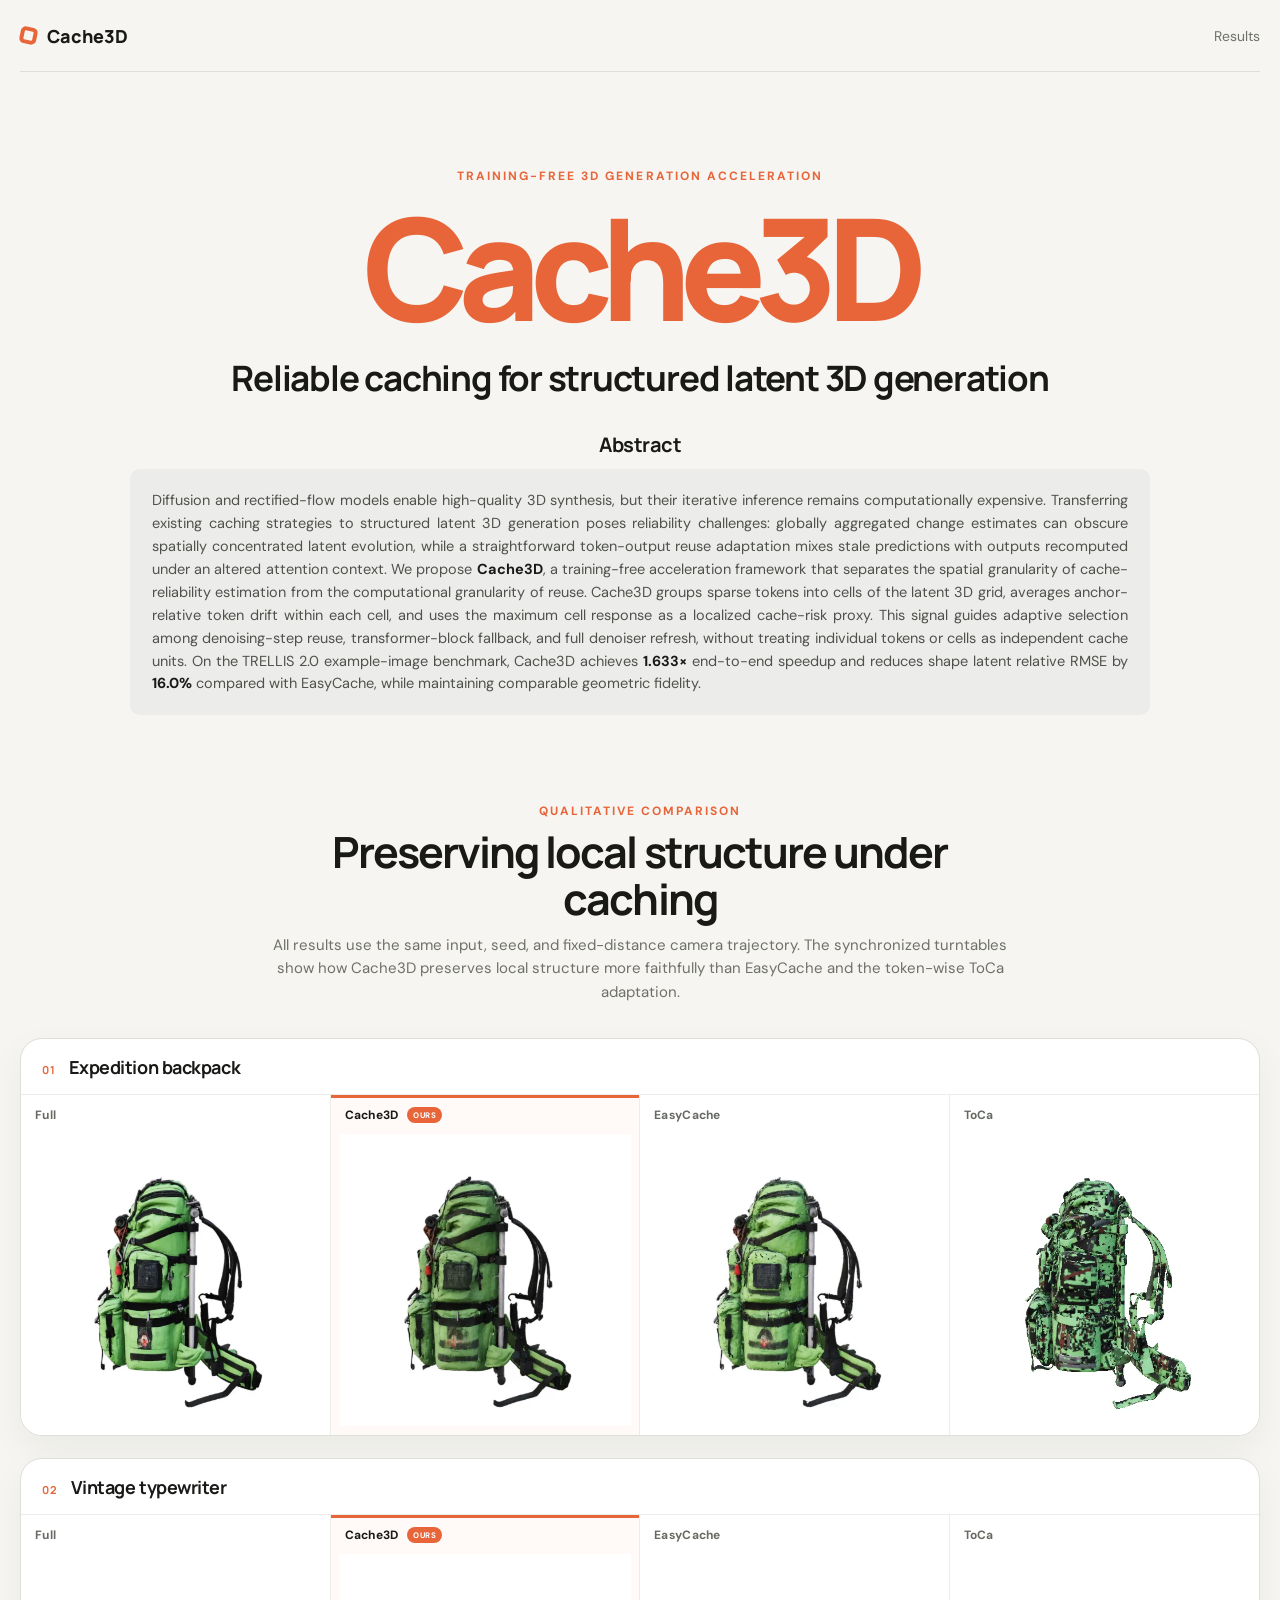
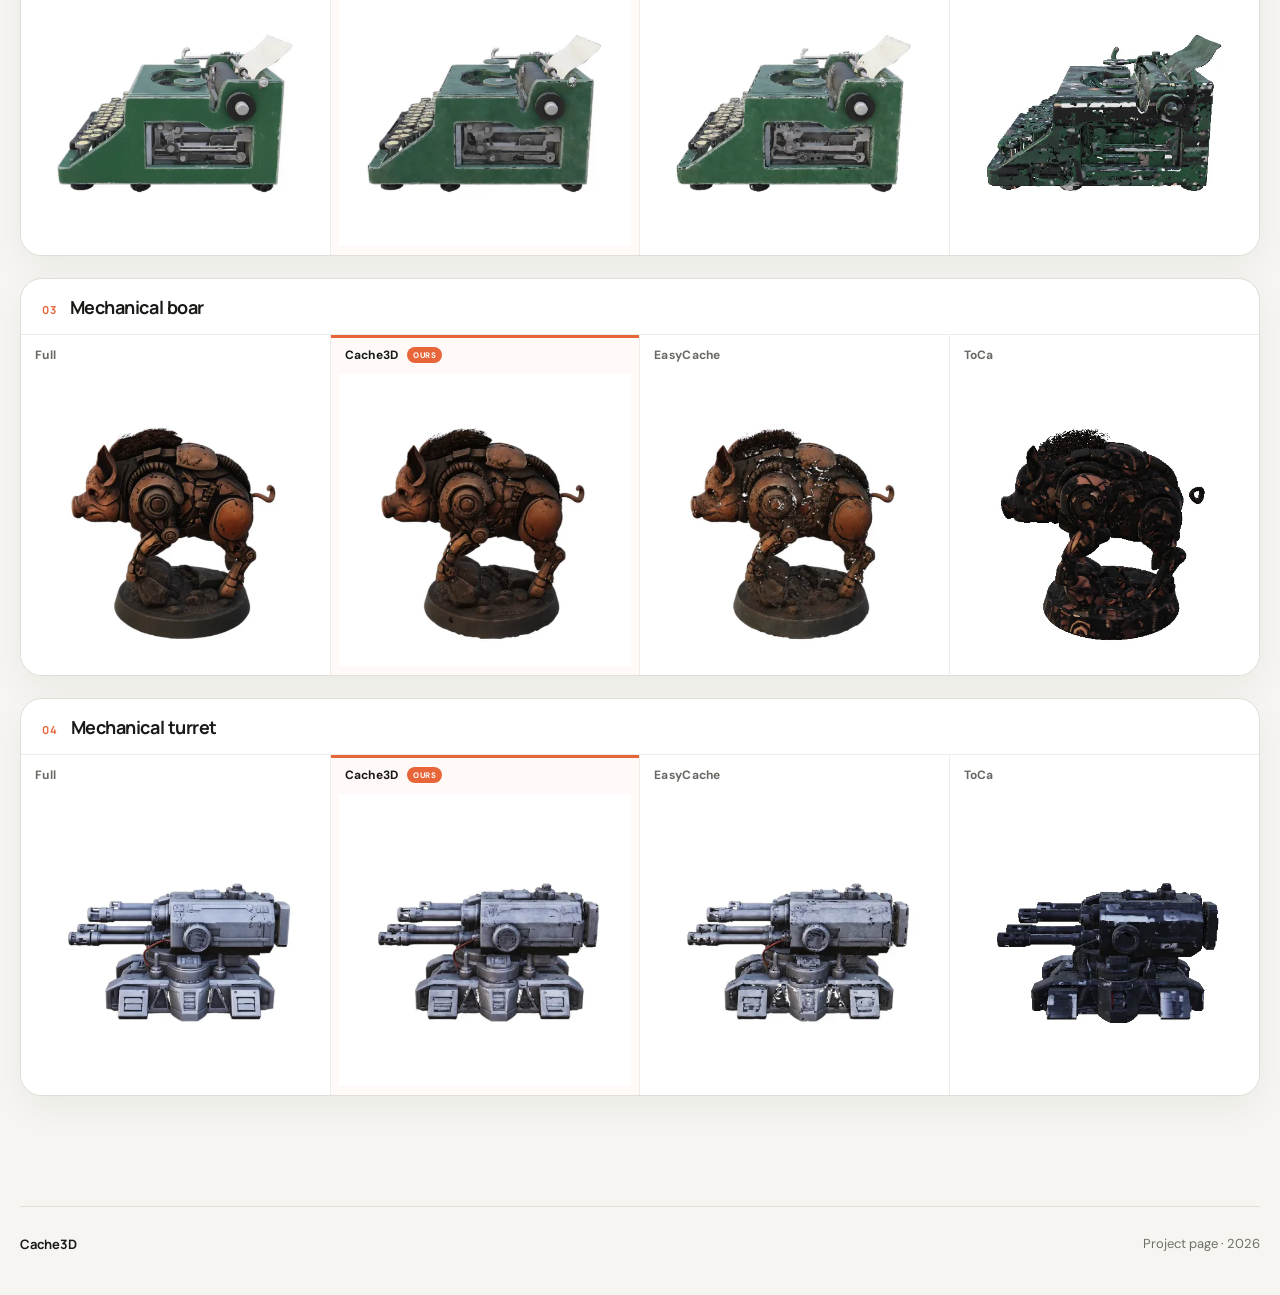
<file: index.html>
<!doctype html>
<html lang="en">
<head>
  <meta charset="utf-8">
  <meta name="viewport" content="width=device-width, initial-scale=1">
  <meta name="description" content="Cache3D — qualitative comparisons with full inference, EasyCache, and ToCa.">
  <meta property="og:title" content="Cache3D">
  <meta property="og:description" content="Qualitative comparisons with full inference, EasyCache, and ToCa.">
  <meta property="og:image" content="assets/comparison_videos/backpack/cache3d.webp">
  <title>Cache3D — Project Page</title>
  <link rel="preconnect" href="https://fonts.googleapis.com">
  <link rel="preconnect" href="https://fonts.gstatic.com" crossorigin>
  <link href="https://fonts.googleapis.com/css2?family=DM+Sans:wght@400;500;600;700&family=Manrope:wght@600;700;800&display=swap" rel="stylesheet">
  <link rel="stylesheet" href="styles.css?v=comparison-video-3">
</head>
<body>
  <nav class="nav shell">
    <a class="brand" href="#top"><span></span>Cache3D</a>
    <a class="nav-link" href="#results">Results</a>
  </nav>

  <main id="top">
    <header class="hero shell">
      <p class="eyebrow">Training-free 3D generation acceleration</p>
      <h1>Cache3D</h1>
      <p class="subtitle">Reliable caching for structured latent 3D generation</p>
      <section class="abstract" aria-labelledby="abstract-title">
        <h2 id="abstract-title">Abstract</h2>
        <p>Diffusion and rectified-flow models enable high-quality 3D synthesis, but their iterative inference remains computationally expensive. Transferring existing caching strategies to structured latent 3D generation poses reliability challenges: globally aggregated change estimates can obscure spatially concentrated latent evolution, while a straightforward token-output reuse adaptation mixes stale predictions with outputs recomputed under an altered attention context. We propose <strong>Cache3D</strong>, a training-free acceleration framework that separates the spatial granularity of cache-reliability estimation from the computational granularity of reuse. Cache3D groups sparse tokens into cells of the latent 3D grid, averages anchor-relative token drift within each cell, and uses the maximum cell response as a localized cache-risk proxy. This signal guides adaptive selection among denoising-step reuse, transformer-block fallback, and full denoiser refresh, without treating individual tokens or cells as independent cache units. On the TRELLIS 2.0 example-image benchmark, Cache3D achieves <strong>1.633&times;</strong> end-to-end speedup and reduces shape latent relative RMSE by <strong>16.0%</strong> compared with EasyCache, while maintaining comparable geometric fidelity.</p>
      </section>
    </header>

    <section class="gallery shell" id="results" aria-labelledby="results-title">
      <header class="section-heading">
        <p class="eyebrow">Qualitative comparison</p>
        <h2 id="results-title">Preserving local structure under caching</h2>
        <p>All results use the same input, seed, and fixed-distance camera trajectory. The synchronized turntables show how Cache3D preserves local structure more faithfully than EasyCache and the token-wise ToCa adaptation.</p>
      </header>

      <div class="case-list">
        <article class="comparison-card reveal">
          <header><span>01</span><h3>Expedition backpack</h3></header>
          <div class="comparison-grid">
            <figure><figcaption>Full</figcaption><video autoplay muted loop playsinline preload="metadata" poster="assets/comparison_videos/backpack/full.webp" aria-label="Full inference turntable for the expedition backpack"><source src="assets/comparison_videos/backpack/full.mp4" type="video/mp4"></video></figure>
            <figure class="ours"><figcaption>Cache3D <em>Ours</em></figcaption><video autoplay muted loop playsinline preload="metadata" poster="assets/comparison_videos/backpack/cache3d.webp" aria-label="Cache3D turntable for the expedition backpack"><source src="assets/comparison_videos/backpack/cache3d.mp4" type="video/mp4"></video></figure>
            <figure><figcaption>EasyCache</figcaption><video autoplay muted loop playsinline preload="metadata" poster="assets/comparison_videos/backpack/easycache.webp" aria-label="EasyCache turntable for the expedition backpack"><source src="assets/comparison_videos/backpack/easycache.mp4" type="video/mp4"></video></figure>
            <figure><figcaption>ToCa</figcaption><video autoplay muted loop playsinline preload="metadata" poster="assets/comparison_videos/backpack/toca.webp" aria-label="ToCa turntable for the expedition backpack"><source src="assets/comparison_videos/backpack/toca.mp4" type="video/mp4"></video></figure>
          </div>
        </article>

        <article class="comparison-card reveal">
          <header><span>02</span><h3>Vintage typewriter</h3></header>
          <div class="comparison-grid">
            <figure><figcaption>Full</figcaption><video autoplay muted loop playsinline preload="metadata" poster="assets/comparison_videos/typewriter/full.webp" aria-label="Full inference turntable for the vintage typewriter"><source src="assets/comparison_videos/typewriter/full.mp4" type="video/mp4"></video></figure>
            <figure class="ours"><figcaption>Cache3D <em>Ours</em></figcaption><video autoplay muted loop playsinline preload="metadata" poster="assets/comparison_videos/typewriter/cache3d.webp" aria-label="Cache3D turntable for the vintage typewriter"><source src="assets/comparison_videos/typewriter/cache3d.mp4" type="video/mp4"></video></figure>
            <figure><figcaption>EasyCache</figcaption><video autoplay muted loop playsinline preload="metadata" poster="assets/comparison_videos/typewriter/easycache.webp" aria-label="EasyCache turntable for the vintage typewriter"><source src="assets/comparison_videos/typewriter/easycache.mp4" type="video/mp4"></video></figure>
            <figure><figcaption>ToCa</figcaption><video autoplay muted loop playsinline preload="metadata" poster="assets/comparison_videos/typewriter/toca.webp" aria-label="ToCa turntable for the vintage typewriter"><source src="assets/comparison_videos/typewriter/toca.mp4" type="video/mp4"></video></figure>
          </div>
        </article>

        <article class="comparison-card reveal">
          <header><span>03</span><h3>Mechanical boar</h3></header>
          <div class="comparison-grid">
            <figure><figcaption>Full</figcaption><video autoplay muted loop playsinline preload="metadata" poster="assets/comparison_videos/boar/full.webp" aria-label="Full inference turntable for the mechanical boar"><source src="assets/comparison_videos/boar/full.mp4" type="video/mp4"></video></figure>
            <figure class="ours"><figcaption>Cache3D <em>Ours</em></figcaption><video autoplay muted loop playsinline preload="metadata" poster="assets/comparison_videos/boar/cache3d.webp" aria-label="Cache3D turntable for the mechanical boar"><source src="assets/comparison_videos/boar/cache3d.mp4" type="video/mp4"></video></figure>
            <figure><figcaption>EasyCache</figcaption><video autoplay muted loop playsinline preload="metadata" poster="assets/comparison_videos/boar/easycache.webp" aria-label="EasyCache turntable for the mechanical boar"><source src="assets/comparison_videos/boar/easycache.mp4" type="video/mp4"></video></figure>
            <figure><figcaption>ToCa</figcaption><video autoplay muted loop playsinline preload="metadata" poster="assets/comparison_videos/boar/toca.webp" aria-label="ToCa turntable for the mechanical boar"><source src="assets/comparison_videos/boar/toca.mp4" type="video/mp4"></video></figure>
          </div>
        </article>

        <article class="comparison-card reveal">
          <header><span>04</span><h3>Mechanical turret</h3></header>
          <div class="comparison-grid">
            <figure><figcaption>Full</figcaption><video autoplay muted loop playsinline preload="metadata" poster="assets/comparison_videos/machine/full.webp" aria-label="Full inference turntable for the mechanical turret"><source src="assets/comparison_videos/machine/full.mp4" type="video/mp4"></video></figure>
            <figure class="ours"><figcaption>Cache3D <em>Ours</em></figcaption><video autoplay muted loop playsinline preload="metadata" poster="assets/comparison_videos/machine/cache3d.webp" aria-label="Cache3D turntable for the mechanical turret"><source src="assets/comparison_videos/machine/cache3d.mp4" type="video/mp4"></video></figure>
            <figure><figcaption>EasyCache</figcaption><video autoplay muted loop playsinline preload="metadata" poster="assets/comparison_videos/machine/easycache.webp" aria-label="EasyCache turntable for the mechanical turret"><source src="assets/comparison_videos/machine/easycache.mp4" type="video/mp4"></video></figure>
            <figure><figcaption>ToCa</figcaption><video autoplay muted loop playsinline preload="metadata" poster="assets/comparison_videos/machine/toca.webp" aria-label="ToCa turntable for the mechanical turret"><source src="assets/comparison_videos/machine/toca.mp4" type="video/mp4"></video></figure>
          </div>
        </article>
      </div>
    </section>
  </main>

  <footer class="shell"><strong>Cache3D</strong><span>Project page · 2026</span></footer>
  <script src="script.js?v=comparison-video-3"></script>
</body>
</html>
</file>
<file: styles.css>
:root {
  --paper: #f6f5f1;
  --ink: #191a17;
  --muted: #6e716a;
  --line: #dedfd8;
  --accent: #e76539;
  --shell: min(1320px, calc(100vw - 40px));
}

* { box-sizing: border-box; }
html { scroll-behavior: smooth; }
body {
  margin: 0;
  color: var(--ink);
  background: var(--paper);
  font-family: "DM Sans", sans-serif;
  -webkit-font-smoothing: antialiased;
}
a { color: inherit; text-decoration: none; }
img { display: block; width: 100%; }
.shell { width: var(--shell); margin-inline: auto; }

.nav {
  height: 72px;
  display: flex;
  align-items: center;
  justify-content: space-between;
  border-bottom: 1px solid var(--line);
}
.brand { display: flex; align-items: center; gap: 10px; font: 800 18px/1 "Manrope"; }
.brand span { width: 17px; height: 17px; border: 4px solid var(--accent); border-radius: 5px; transform: rotate(12deg); }
.nav-link { color: var(--muted); font-size: 14px; }
.nav-link:hover { color: var(--ink); }

.hero { padding: 96px 0 66px; text-align: center; }
.eyebrow { margin: 0; color: var(--accent); font-weight: 700; font-size: 12px; letter-spacing: .17em; text-transform: uppercase; }
h1 { margin: 14px 0 0; color: var(--accent); font: 800 clamp(68px, 12vw, 142px)/.98 "Manrope"; letter-spacing: -.08em; }
.subtitle { margin: 20px auto 0; font: 700 clamp(22px, 3vw, 35px)/1.2 "Manrope"; letter-spacing: -.035em; }
.abstract { max-width: 1020px; margin: 34px auto 0; text-align: left; }
.abstract h2 { margin: 0 0 12px; text-align: center; font: 700 20px/1.2 "Manrope"; letter-spacing: -.025em; }
.abstract p { margin: 0; padding: 20px 22px; color: #4f524c; background: #ececea; border-radius: 10px; font-size: 14.5px; line-height: 1.58; text-align: justify; }
.abstract strong { color: var(--ink); font-weight: 700; }
.gallery { padding: 22px 0 110px; }
.section-heading { max-width: 760px; margin: 0 auto 34px; text-align: center; }
.section-heading h2 { margin: 10px 0 12px; font: 700 clamp(27px, 4vw, 43px)/1.08 "Manrope"; letter-spacing: -.045em; }
.section-heading > p:last-child { margin: 0; color: var(--muted); font-size: 15px; line-height: 1.55; }
.case-list { display: grid; gap: 22px; }
.comparison-card { overflow: hidden; border: 1px solid var(--line); border-radius: 22px; background: #fff; box-shadow: 0 13px 36px rgba(28,31,25,.05); }
.comparison-card > header { display: flex; align-items: baseline; gap: 12px; padding: 18px 21px 15px; border-bottom: 1px solid #ecece8; }
.comparison-card > header span { color: var(--accent); font: 700 11px/1 "Manrope"; letter-spacing: .12em; }
.comparison-card h3 { margin: 0; font: 700 18px/1.2 "Manrope"; letter-spacing: -.025em; }
.comparison-grid { display: grid; grid-template-columns: repeat(4, minmax(0, 1fr)); }
.comparison-grid figure { position: relative; min-width: 0; margin: 0; padding: 39px 8px 8px; background: #fff; border-right: 1px solid #ededE8; }
.comparison-grid figure:last-child { border-right: 0; }
.comparison-grid figcaption { position: absolute; top: 12px; left: 14px; z-index: 1; color: #666a63; font-size: 12px; font-weight: 700; letter-spacing: .025em; }
.comparison-grid figcaption em { margin-left: 5px; padding: 3px 6px; color: #fff; background: var(--accent); border-radius: 999px; font-size: 8px; font-style: normal; letter-spacing: .08em; text-transform: uppercase; vertical-align: 1px; }
.comparison-grid img,
.comparison-grid video { display: block; width: 100%; aspect-ratio: 1; object-fit: contain; background: #fff; transition: transform .25s ease; }
.comparison-grid figure:hover img,
.comparison-grid figure:hover video { transform: scale(1.025); }
.comparison-grid .ours { background: #fffaf7; box-shadow: inset 0 3px 0 var(--accent); }
.comparison-grid .ours figcaption { color: var(--ink); }

footer { display: flex; justify-content: space-between; padding: 28px 0 42px; border-top: 1px solid var(--line); color: var(--muted); font-size: 13px; }
footer strong { color: var(--ink); font-family: "Manrope"; }

.reveal { opacity: 0; transform: translateY(16px); transition: opacity .65s ease, transform .65s ease; }
.reveal.visible { opacity: 1; transform: none; }

@media (max-width: 980px) {
  .comparison-grid { grid-template-columns: repeat(2, minmax(0, 1fr)); }
  .comparison-grid figure:nth-child(2) { border-right: 0; }
  .comparison-grid figure:nth-child(-n+2) { border-bottom: 1px solid #ededE8; }
}

@media (max-width: 560px) {
  :root { --shell: min(100% - 26px, 1120px); }
  .hero { padding: 78px 0 65px; }
  h1 { letter-spacing: -.065em; }
  .abstract { margin-top: 28px; }
  .abstract p { padding: 17px; font-size: 13.5px; line-height: 1.58; text-align: left; }
  .gallery { padding-top: 8px; }
  .section-heading { margin-bottom: 25px; }
  .section-heading > p:last-child { font-size: 13.5px; }
  .case-list { gap: 15px; }
  .comparison-card { border-radius: 15px; }
  .comparison-card > header { padding: 14px 15px 12px; }
  .comparison-card h3 { font-size: 15px; }
  .comparison-grid figure { padding: 34px 4px 4px; }
  .comparison-grid figcaption { top: 10px; left: 10px; font-size: 10px; }
}

@media (prefers-reduced-motion: reduce) {
  html { scroll-behavior: auto; }
  .reveal { opacity: 1; transform: none; transition: none; }
}
</file>
